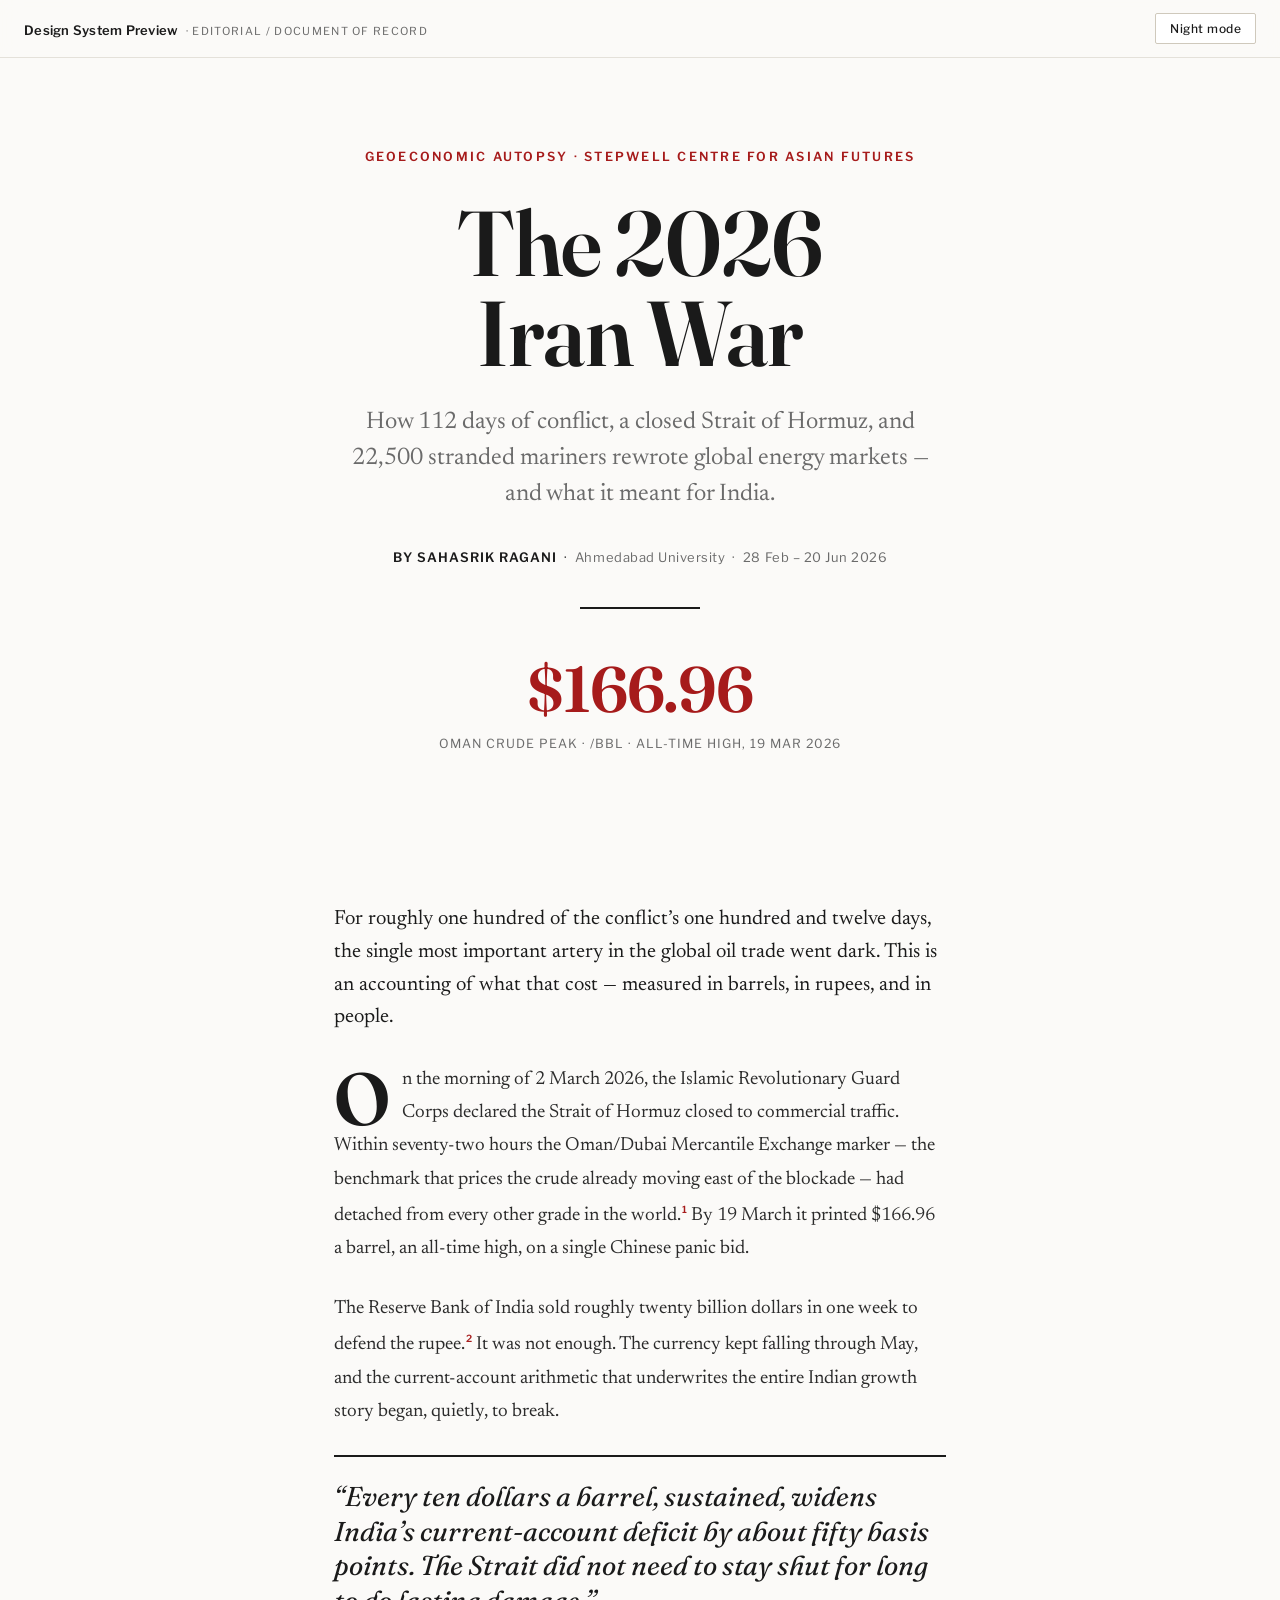
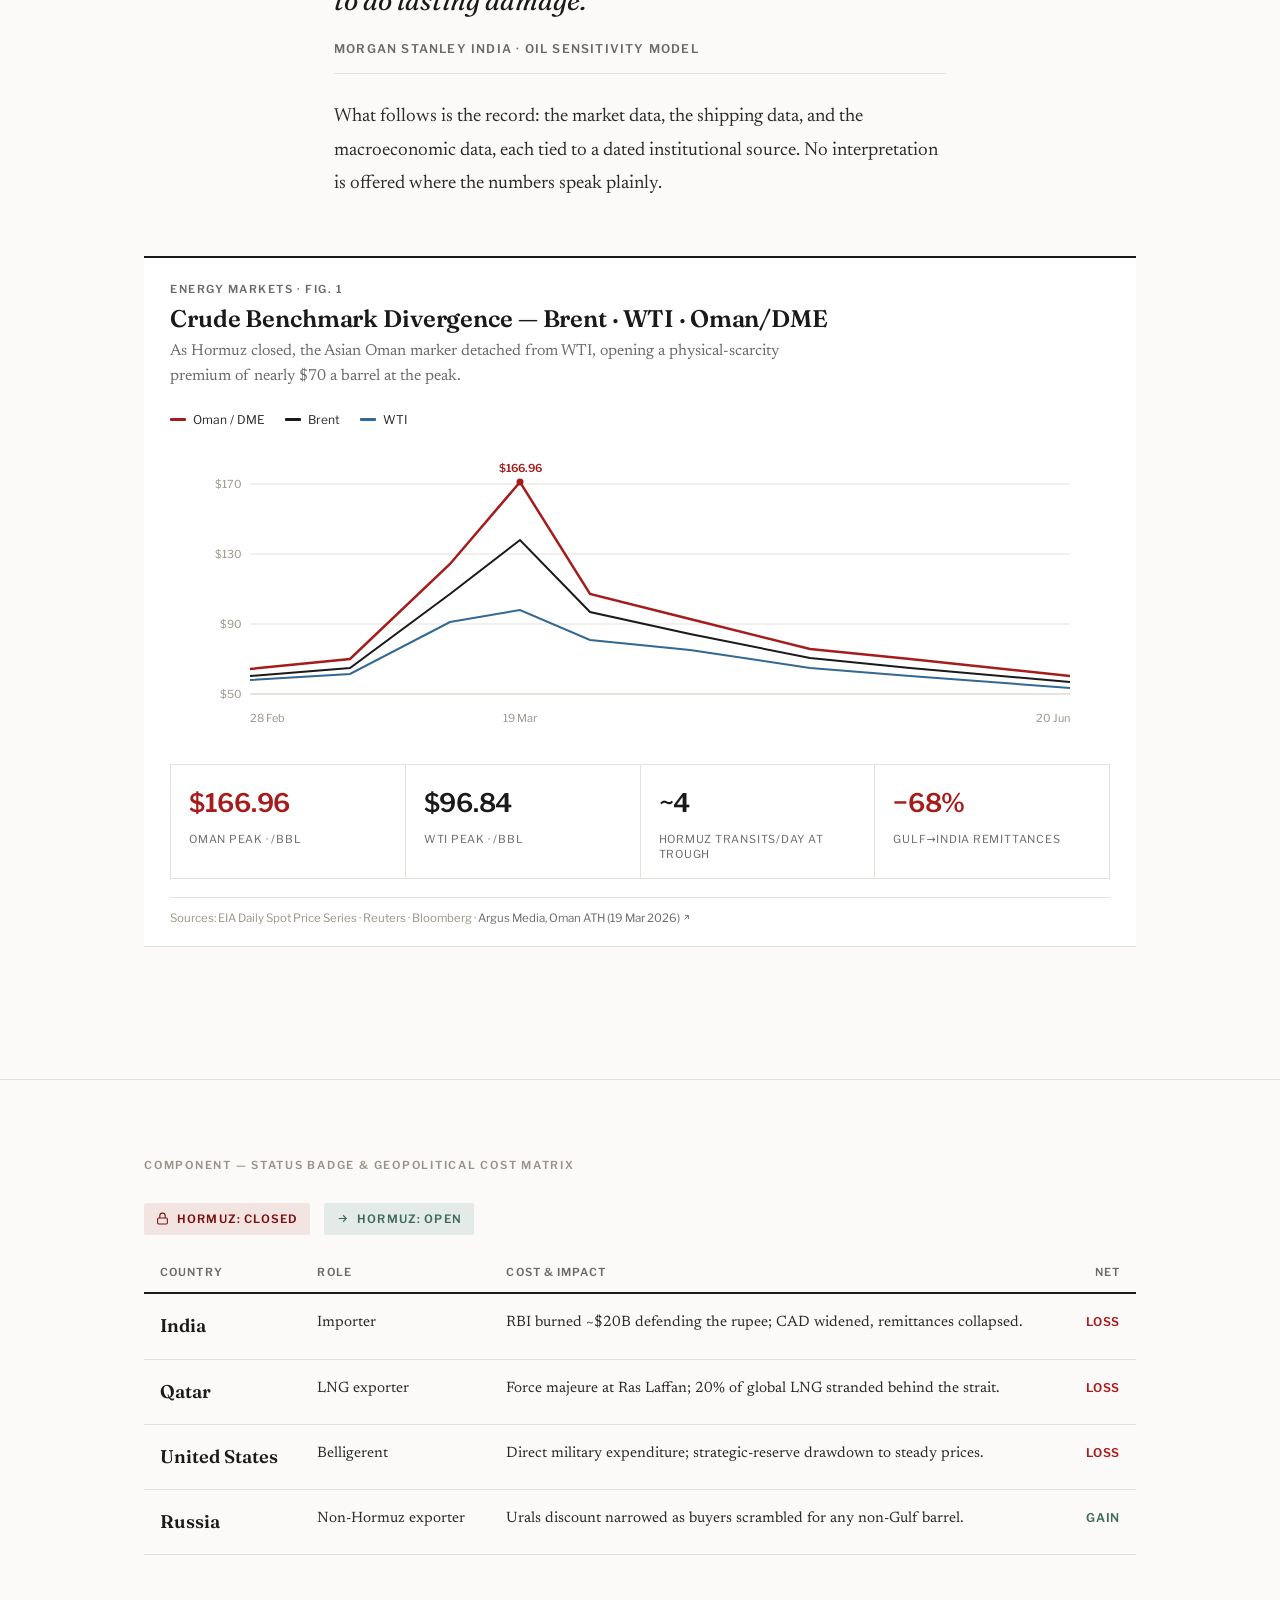
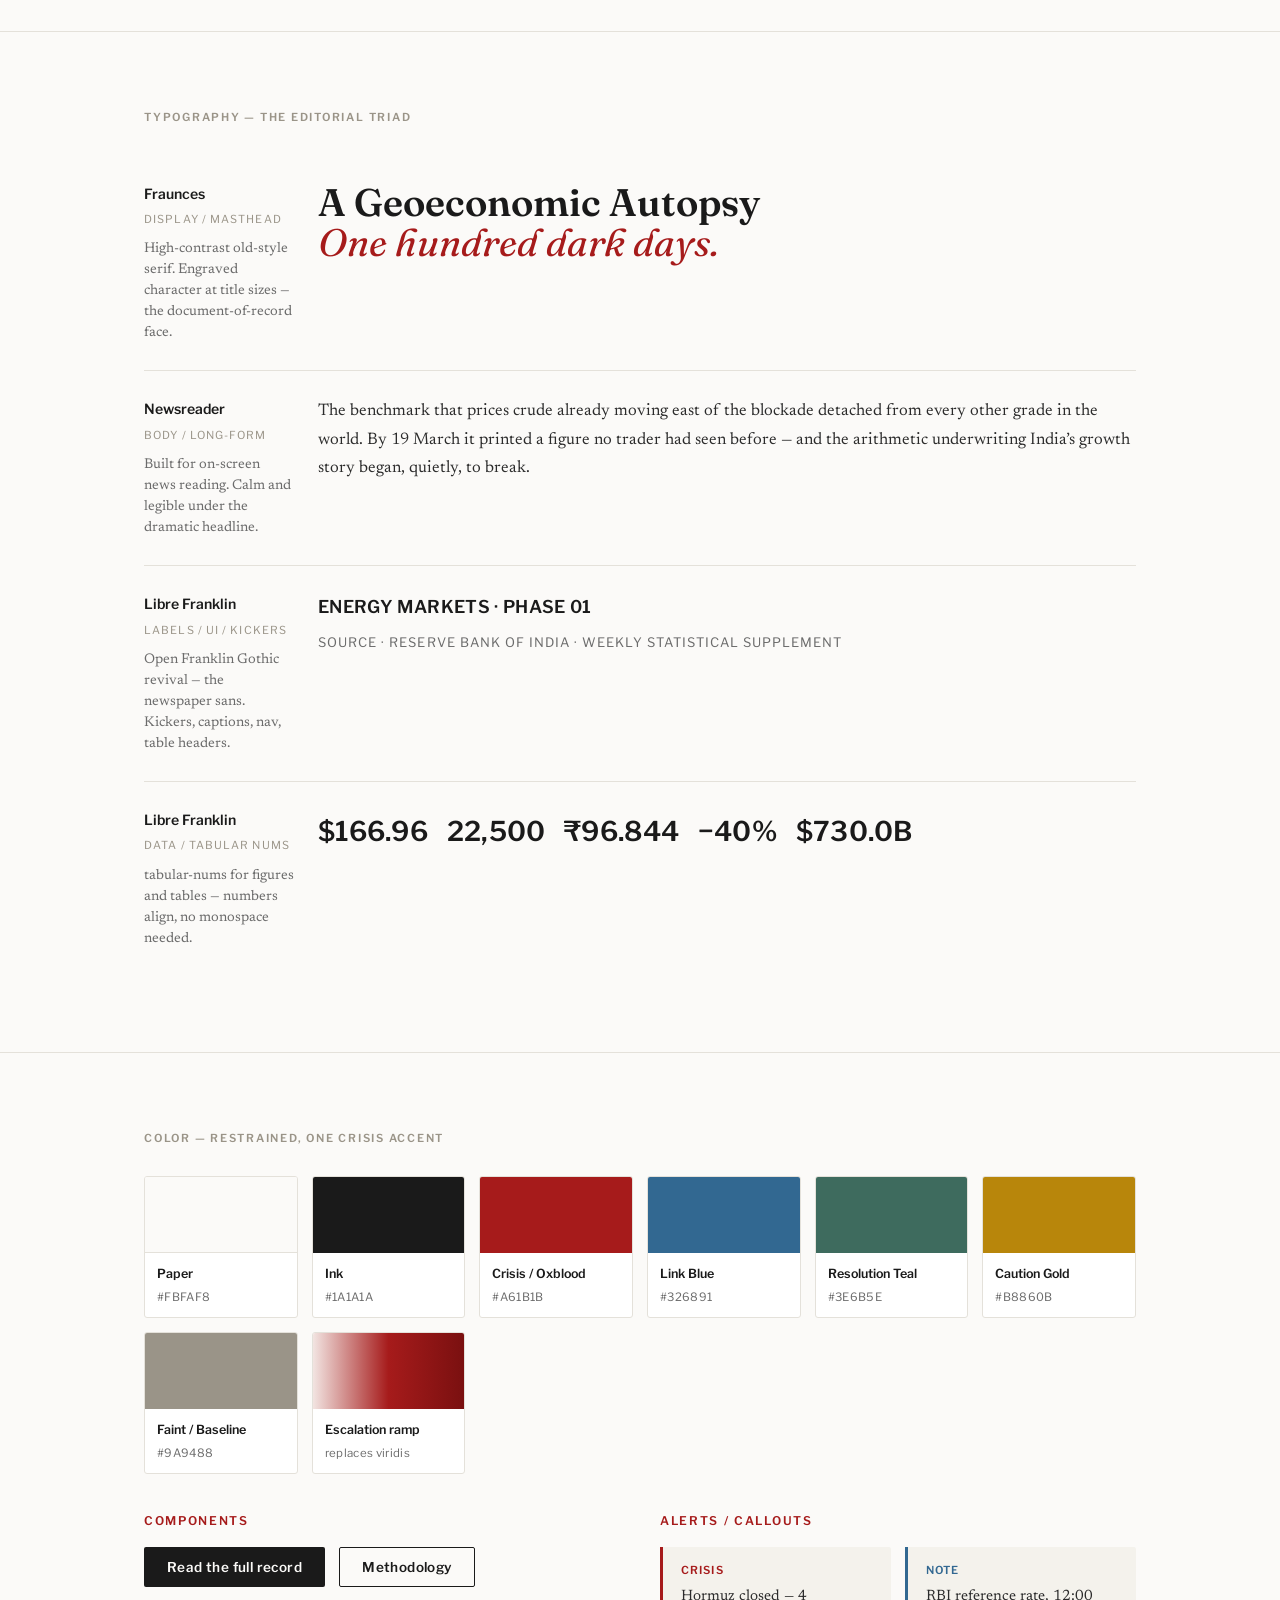
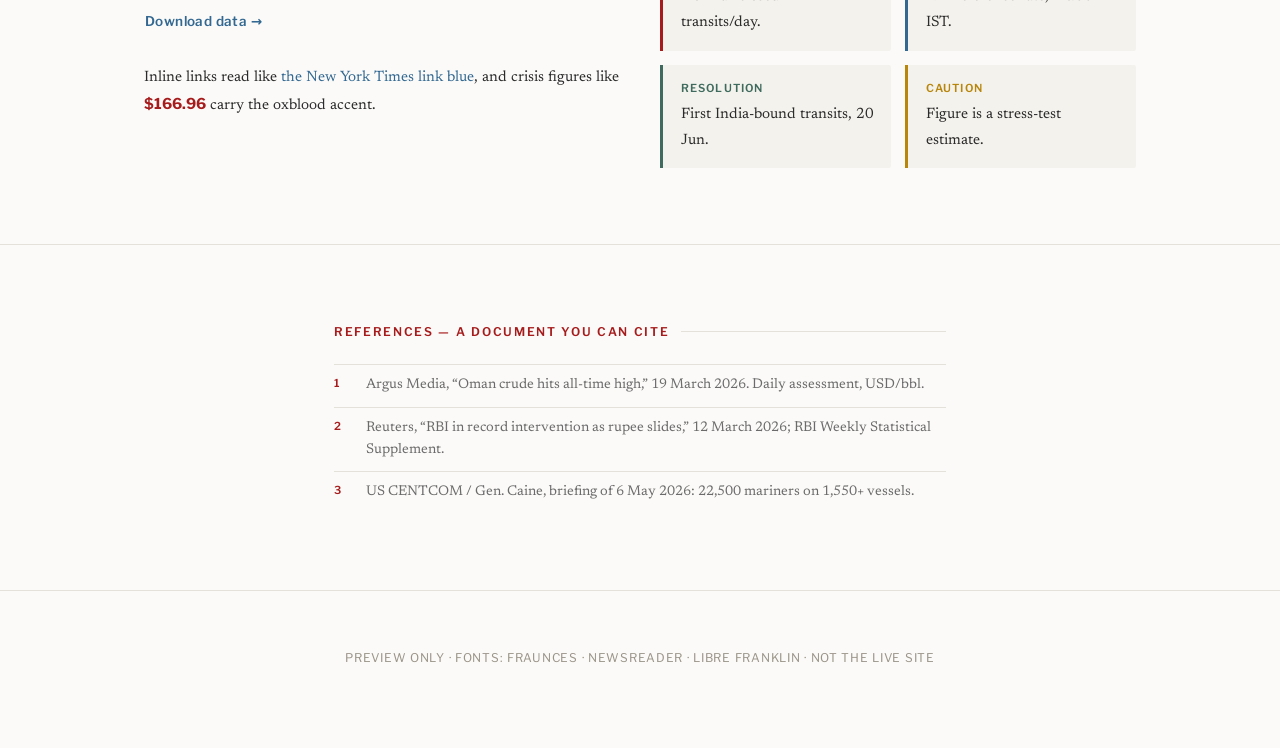
<file: design/editorial-preview.html>
<!DOCTYPE html>
<html lang="en" data-theme="light">
<head>
<meta charset="UTF-8" />
<meta name="viewport" content="width=device-width, initial-scale=1.0" />
<title>Design System Preview — The 2026 Iran War · Editorial</title>
<link rel="preconnect" href="https://fonts.googleapis.com" />
<link rel="preconnect" href="https://fonts.gstatic.com" crossorigin />
<link href="https://fonts.googleapis.com/css2?family=Fraunces:ital,opsz,wght@0,9..144,400;0,9..144,500;0,9..144,600;0,9..144,700;1,9..144,400;1,9..144,500&family=Newsreader:ital,opsz,wght@0,6..72,400;0,6..72,500;1,6..72,400&family=Libre+Franklin:wght@400;500;600;700&display=swap" rel="stylesheet" />
<style>
  :root {
    /* surfaces */
    --paper:#FBFAF8;
    --surface:#FFFFFF;
    --inset:#F4F2EC;
    --rule:#E4E1DA;
    --rule-strong:#CFC9BC;
    /* ink */
    --ink:#1A1A1A;
    --body:#2B2B2B;
    --muted:#6B6B6B;
    --faint:#9A9488;
    /* accents */
    --crisis:#A61B1B;
    --crisis-deep:#7A1010;
    --crisis-tint:#F2E4E1;
    --link:#326891;
    --teal:#3E6B5E;
    --gold:#B8860B;
    /* type */
    --display:'Fraunces', Georgia, 'Times New Roman', serif;
    --read:'Newsreader', Georgia, serif;
    --sans:'Libre Franklin', system-ui, sans-serif;
    /* measure */
    --measure:660px;
    --breakout:1040px;
  }
  [data-theme="dark"] {
    --paper:#14120E;
    --surface:#1B1813;
    --inset:#201C16;
    --rule:#332E26;
    --rule-strong:#463F33;
    --ink:#F1ECE2;
    --body:#DAD3C6;
    --muted:#9E978A;
    --faint:#6E675B;
    --crisis:#E06A5E;
    --crisis-deep:#C24A44;
    --crisis-tint:#2E1B18;
    --link:#8FB4D6;
  }

  * { box-sizing:border-box; margin:0; padding:0; }
  html { scroll-behavior:smooth; }
  body {
    background:var(--paper);
    color:var(--body);
    font-family:var(--read);
    font-size:19px;
    line-height:1.75;
    -webkit-font-smoothing:antialiased;
    transition:background .3s ease, color .3s ease;
  }
  a { color:var(--link); text-decoration:none; }
  a:hover { text-decoration:underline; text-underline-offset:3px; }

  .wrap { max-width:var(--measure); margin:0 auto; padding:0 24px; }
  .breakout { max-width:var(--breakout); margin-left:auto; margin-right:auto; padding:0 24px; }

  /* ── furniture ── */
  .kicker {
    font-family:var(--sans);
    font-size:12px;
    font-weight:600;
    letter-spacing:.14em;
    text-transform:uppercase;
    color:var(--crisis);
    display:flex; align-items:center; gap:12px;
  }
  .kicker::after { content:""; height:1px; flex:1; background:var(--rule); }
  .kicker.plain::after { display:none; }
  .rule { height:1px; background:var(--rule); border:0; }
  .rule-ink { height:2px; background:var(--ink); border:0; }

  /* ── preview scaffolding (NOT part of the design system) ── */
  .demo-nav {
    position:sticky; top:0; z-index:50;
    background:color-mix(in srgb, var(--paper) 88%, transparent);
    backdrop-filter:blur(10px);
    border-bottom:1px solid var(--rule);
    display:flex; align-items:center; justify-content:space-between;
    padding:12px 24px;
    font-family:var(--sans);
  }
  .demo-nav b { font-weight:600; font-size:13px; letter-spacing:.02em; color:var(--ink); }
  .demo-nav .tag { font-size:11px; letter-spacing:.12em; text-transform:uppercase; color:var(--muted); }
  .toggle {
    font-family:var(--sans); font-size:12px; font-weight:500;
    border:1px solid var(--rule-strong); background:var(--surface); color:var(--ink);
    padding:7px 14px; border-radius:2px; cursor:pointer; letter-spacing:.04em;
  }
  .toggle:hover { border-color:var(--ink); }
  .section-label {
    font-family:var(--sans); font-size:11px; font-weight:600; letter-spacing:.16em;
    text-transform:uppercase; color:var(--faint); margin:0 0 28px;
  }
  .band { padding:76px 0; border-top:1px solid var(--rule); }
  .band:first-of-type { border-top:0; }

  /* ── masthead / title page ── */
  #masthead { padding:88px 0 72px; }
  .masthead-kicker {
    font-family:var(--sans); font-size:12.5px; font-weight:600;
    letter-spacing:.18em; text-transform:uppercase; color:var(--crisis);
    text-align:center; margin-bottom:30px;
  }
  h1.title {
    font-family:var(--display);
    font-optical-sizing:auto;
    font-weight:600;
    font-size:clamp(3rem, 8vw, 5.75rem);
    line-height:.98;
    letter-spacing:-.015em;
    color:var(--ink);
    text-align:center;
    text-wrap:balance;
  }
  .dek {
    font-family:var(--read);
    font-size:clamp(1.2rem, 2.4vw, 1.5rem);
    line-height:1.5;
    color:var(--muted);
    text-align:center;
    max-width:640px;
    margin:26px auto 0;
    font-weight:400;
  }
  .byline {
    font-family:var(--sans); font-size:13px; letter-spacing:.04em;
    color:var(--body); text-align:center; margin-top:34px;
  }
  .byline .name { font-weight:600; color:var(--ink); text-transform:uppercase; letter-spacing:.08em; }
  .byline .date { color:var(--muted); }
  .masthead-rule { max-width:120px; margin:38px auto 0; }
  .lead-figure { text-align:center; margin-top:48px; }
  .lead-figure .n {
    font-family:var(--display); font-weight:600; font-size:clamp(2.75rem,6vw,4rem);
    color:var(--crisis); line-height:1; letter-spacing:-.02em;
    font-variant-numeric:tabular-nums;
  }
  .lead-figure .cap {
    font-family:var(--sans); font-size:12.5px; letter-spacing:.08em; text-transform:uppercase;
    color:var(--muted); margin-top:12px;
  }

  /* ── body prose ── */
  .prose p { margin:0 0 1.4em; color:var(--body); }
  .prose p.standfirst { font-size:1.28rem; line-height:1.6; color:var(--ink); }
  .prose h2 {
    font-family:var(--display); font-weight:600; color:var(--ink);
    font-size:2.1rem; line-height:1.1; letter-spacing:-.01em; margin:1.5em 0 .5em;
  }
  .dropcap::first-letter {
    font-family:var(--display); font-weight:600; color:var(--ink);
    float:left; font-size:4.6rem; line-height:.82; padding:6px 12px 0 0;
  }
  sup.fn a { font-family:var(--sans); font-size:.62em; font-weight:600; color:var(--crisis); padding-left:1px; }

  blockquote.pull {
    margin:1.4em 0; padding:8px 0;
    border-top:2px solid var(--ink); border-bottom:1px solid var(--rule);
  }
  blockquote.pull p {
    font-family:var(--display); font-style:italic; font-weight:400;
    font-size:1.7rem; line-height:1.28; color:var(--ink); margin:.5em 0;
  }
  blockquote.pull cite {
    font-family:var(--sans); font-style:normal; font-size:12px; font-weight:600;
    letter-spacing:.1em; text-transform:uppercase; color:var(--muted);
  }

  /* ── figure (breaks the column) ── */
  figure.fig {
    margin:56px auto;
    background:var(--surface);
    border-top:2px solid var(--ink);
    border-bottom:1px solid var(--rule);
    padding:22px 26px 18px;
  }
  .fig-kicker {
    font-family:var(--sans); font-size:11px; font-weight:600; letter-spacing:.14em;
    text-transform:uppercase; color:var(--muted); margin-bottom:6px;
  }
  .fig-title {
    font-family:var(--display); font-weight:600; font-size:1.5rem; line-height:1.15;
    color:var(--ink); margin-bottom:6px; letter-spacing:-.005em;
  }
  .fig-desc { font-family:var(--read); font-size:1rem; line-height:1.55; color:var(--muted); max-width:640px; margin-bottom:20px; }
  .chart-holder { position:relative; }
  .fig-source {
    font-family:var(--sans); font-size:11.5px; line-height:1.5; color:var(--faint);
    margin-top:18px; padding-top:12px; border-top:1px solid var(--rule);
  }
  .fig-source a { color:var(--muted); }
  .ext { display:inline-block; width:9px; height:9px; vertical-align:baseline; margin-left:2px; stroke:currentColor; }

  .legend { display:flex; gap:20px; flex-wrap:wrap; font-family:var(--sans); font-size:12px; color:var(--body); margin-bottom:14px; }
  .legend span { display:inline-flex; align-items:center; gap:7px; }
  .swatch-line { width:16px; height:3px; border-radius:1px; }

  /* status badge */
  .status {
    display:inline-flex; align-items:center; gap:8px;
    font-family:var(--sans); font-size:11.5px; font-weight:600; letter-spacing:.1em; text-transform:uppercase;
    padding:6px 12px; border-radius:2px;
  }
  .status.closed { background:var(--crisis-tint); color:var(--crisis-deep); }
  .status.open { background:color-mix(in srgb, var(--teal) 14%, var(--surface)); color:var(--teal); }
  .status svg { width:13px; height:13px; stroke:currentColor; }

  /* data callout row */
  .figrow { display:grid; grid-template-columns:repeat(4,1fr); gap:1px; background:var(--rule); border:1px solid var(--rule); margin:8px 0 0; }
  .figrow .cell { background:var(--surface); padding:16px 18px; }
  .figrow .n { font-family:var(--sans); font-weight:600; font-size:1.6rem; color:var(--ink); font-variant-numeric:tabular-nums; letter-spacing:-.01em; }
  .figrow .n.crisis { color:var(--crisis); }
  .figrow .l { font-family:var(--sans); font-size:11px; letter-spacing:.07em; text-transform:uppercase; color:var(--muted); margin-top:6px; line-height:1.4; }

  /* ── specimen ── */
  .spec { display:grid; gap:0; }
  .spec-row { padding:26px 0; border-top:1px solid var(--rule); display:grid; grid-template-columns:150px 1fr; gap:24px; }
  .spec-row:first-child { border-top:0; }
  .spec-meta .fname { font-family:var(--sans); font-weight:600; font-size:14px; color:var(--ink); }
  .spec-meta .frole { font-family:var(--sans); font-size:11px; letter-spacing:.1em; text-transform:uppercase; color:var(--faint); margin-top:4px; }
  .spec-meta .fnote { font-family:var(--read); font-size:14px; color:var(--muted); margin-top:10px; line-height:1.5; }
  .spec-display { font-family:var(--display); font-weight:600; font-size:2.4rem; color:var(--ink); line-height:1.05; }
  .spec-read { font-family:var(--read); font-size:1.05rem; color:var(--body); line-height:1.7; }
  .spec-sans { font-family:var(--sans); }
  .spec-sans .big { font-size:1.1rem; font-weight:600; color:var(--ink); letter-spacing:.02em; }
  .spec-nums { font-family:var(--sans); font-variant-numeric:tabular-nums; font-weight:600; font-size:1.7rem; color:var(--ink); letter-spacing:.01em; }

  /* ── palette ── */
  .swatches { display:grid; grid-template-columns:repeat(auto-fill,minmax(150px,1fr)); gap:14px; }
  .sw { border:1px solid var(--rule); border-radius:3px; overflow:hidden; background:var(--surface); }
  .sw .chip { height:76px; }
  .sw .meta { padding:10px 12px; font-family:var(--sans); }
  .sw .meta .nm { font-size:12.5px; font-weight:600; color:var(--ink); }
  .sw .meta .hx { font-size:11.5px; color:var(--muted); letter-spacing:.03em; margin-top:2px; }

  .components { display:flex; flex-wrap:wrap; gap:14px; align-items:center; margin-top:8px; }
  .btn { font-family:var(--sans); font-size:13.5px; font-weight:600; letter-spacing:.03em; padding:11px 22px; border-radius:2px; cursor:pointer; border:1px solid transparent; }
  .btn.primary { background:var(--ink); color:var(--paper); }
  .btn.primary:hover { background:var(--crisis); }
  .btn.secondary { background:transparent; color:var(--ink); border-color:var(--ink); }
  .btn.ghost { background:transparent; color:var(--link); border-color:transparent; padding-left:0; }
  .btn.ghost:hover { text-decoration:underline; text-underline-offset:3px; }

  .alert { font-family:var(--read); font-size:15px; padding:14px 16px 14px 18px; border-left:3px solid; border-radius:0 2px 2px 0; background:var(--inset); }
  .alert .h { font-family:var(--sans); font-weight:600; font-size:11px; letter-spacing:.1em; text-transform:uppercase; display:block; margin-bottom:4px; }
  .alert.err { border-color:var(--crisis); } .alert.err .h { color:var(--crisis); }
  .alert.info { border-color:var(--link); } .alert.info .h { color:var(--link); }
  .alert.ok { border-color:var(--teal); } .alert.ok .h { color:var(--teal); }
  .alert.warn { border-color:var(--gold); } .alert.warn .h { color:var(--gold); }
  .alert-grid { display:grid; grid-template-columns:1fr 1fr; gap:14px; }

  /* ── geo table ── */
  table.geo { width:100%; border-collapse:collapse; font-family:var(--read); }
  table.geo th {
    font-family:var(--sans); font-size:11px; font-weight:600; letter-spacing:.1em; text-transform:uppercase;
    color:var(--muted); text-align:left; padding:0 16px 10px; border-bottom:2px solid var(--ink);
  }
  table.geo td { padding:16px 16px; border-bottom:1px solid var(--rule); vertical-align:top; font-size:15px; color:var(--body); }
  table.geo td .cty { font-family:var(--display); font-weight:600; font-size:1.15rem; color:var(--ink); }
  table.geo .net { font-family:var(--sans); font-weight:600; font-size:12px; letter-spacing:.06em; text-transform:uppercase; }
  table.geo .net.neg { color:var(--crisis); }
  table.geo .net.pos { color:var(--teal); }

  /* ── references ── */
  .refs { counter-reset:ref; }
  .refs li { font-family:var(--read); font-size:14px; line-height:1.55; color:var(--muted); list-style:none; padding:10px 0; border-top:1px solid var(--rule); display:flex; gap:12px; }
  .refs li::before { counter-increment:ref; content:counter(ref); font-family:var(--sans); font-weight:600; font-size:11px; color:var(--crisis); min-width:20px; }

  footer.demo { padding:56px 24px 80px; border-top:1px solid var(--rule); text-align:center; }
  footer.demo p { font-family:var(--sans); font-size:12px; letter-spacing:.06em; color:var(--faint); }

  @media (max-width:640px) {
    body { font-size:18px; }
    .spec-row { grid-template-columns:1fr; gap:12px; }
    .figrow { grid-template-columns:1fr 1fr; }
    .alert-grid { grid-template-columns:1fr; }
  }
</style>
</head>
<body>

<div class="demo-nav">
  <div><b>Design System Preview</b> <span class="tag">&nbsp;· Editorial / Document of Record</span></div>
  <button class="toggle" id="themeToggle">Night mode</button>
</div>

<!-- ══ MASTHEAD ══ -->
<header id="masthead">
  <div class="wrap">
    <div class="masthead-kicker">Geoeconomic Autopsy · Stepwell Centre for Asian Futures</div>
    <h1 class="title">The 2026 Iran War</h1>
    <p class="dek">How 112 days of conflict, a closed Strait of Hormuz, and 22,500 stranded mariners rewrote global energy markets — and what it meant for India.</p>
    <p class="byline"><span class="name">By Sahasrik Ragani</span> &nbsp;·&nbsp; <span class="date">Ahmedabad University &nbsp;·&nbsp; 28 Feb – 20 Jun 2026</span></p>
    <hr class="rule-ink masthead-rule" />
    <div class="lead-figure">
      <div class="n">$166.96</div>
      <div class="cap">Oman crude peak · /bbl · all-time high, 19 Mar 2026</div>
    </div>
  </div>
</header>

<!-- ══ BODY PROSE ══ -->
<section class="band">
  <div class="wrap prose">
    <p class="standfirst">For roughly one hundred of the conflict’s one hundred and twelve days, the single most important artery in the global oil trade went dark. This is an accounting of what that cost — measured in barrels, in rupees, and in people.</p>
    <p class="dropcap">On the morning of 2 March 2026, the Islamic Revolutionary Guard Corps declared the Strait of Hormuz closed to commercial traffic. Within seventy-two hours the Oman/Dubai Mercantile Exchange marker — the benchmark that prices the crude already moving east of the blockade — had detached from every other grade in the world.<sup class="fn"><a href="#ref">1</a></sup> By 19 March it printed $166.96 a barrel, an all-time high, on a single Chinese panic bid.</p>
    <p>The Reserve Bank of India sold roughly twenty billion dollars in one week to defend the rupee.<sup class="fn"><a href="#ref">2</a></sup> It was not enough. The currency kept falling through May, and the current-account arithmetic that underwrites the entire Indian growth story began, quietly, to break.</p>

    <blockquote class="pull">
      <p>“Every ten dollars a barrel, sustained, widens India’s current-account deficit by about fifty basis points. The Strait did not need to stay shut for long to do lasting damage.”</p>
      <cite>Morgan Stanley India · Oil Sensitivity Model</cite>
    </blockquote>

    <p>What follows is the record: the market data, the shipping data, and the macroeconomic data, each tied to a dated institutional source. No interpretation is offered where the numbers speak plainly.</p>
  </div>

  <!-- FIGURE breaking the column -->
  <div class="breakout">
    <figure class="fig">
      <div class="fig-kicker">Energy Markets · Fig. 1</div>
      <div class="fig-title">Crude Benchmark Divergence — Brent · WTI · Oman/DME</div>
      <div class="fig-desc">As Hormuz closed, the Asian Oman marker detached from WTI, opening a physical-scarcity premium of nearly $70 a barrel at the peak.</div>
      <div class="legend">
        <span><span class="swatch-line" style="background:var(--crisis)"></span>Oman / DME</span>
        <span><span class="swatch-line" style="background:var(--ink)"></span>Brent</span>
        <span><span class="swatch-line" style="background:var(--link)"></span>WTI</span>
      </div>
      <div class="chart-holder">
        <svg viewBox="0 0 900 300" width="100%" height="300" role="img" aria-label="Line chart of crude benchmarks">
          <!-- gridlines -->
          <line x1="60" y1="40" x2="880" y2="40" stroke="var(--rule)" stroke-width="1"/>
          <line x1="60" y1="110" x2="880" y2="110" stroke="var(--rule)" stroke-width="1"/>
          <line x1="60" y1="180" x2="880" y2="180" stroke="var(--rule)" stroke-width="1"/>
          <line x1="60" y1="250" x2="880" y2="250" stroke="var(--rule-strong)" stroke-width="1"/>
          <!-- y labels -->
          <text x="52" y="44" text-anchor="end" font-family="Libre Franklin" font-size="11" fill="var(--faint)">$170</text>
          <text x="52" y="114" text-anchor="end" font-family="Libre Franklin" font-size="11" fill="var(--faint)">$130</text>
          <text x="52" y="184" text-anchor="end" font-family="Libre Franklin" font-size="11" fill="var(--faint)">$90</text>
          <text x="52" y="254" text-anchor="end" font-family="Libre Franklin" font-size="11" fill="var(--faint)">$50</text>
          <!-- Oman (crisis) -->
          <polyline fill="none" stroke="var(--crisis)" stroke-width="2.5" points="60,225 160,215 260,120 330,38 400,150 500,175 620,205 720,215 880,232"/>
          <circle cx="330" cy="38" r="3.5" fill="var(--crisis)"/>
          <text x="330" y="28" text-anchor="middle" font-family="Libre Franklin" font-size="11" font-weight="600" fill="var(--crisis)">$166.96</text>
          <!-- Brent -->
          <polyline fill="none" stroke="var(--ink)" stroke-width="2" points="60,232 160,224 260,150 330,96 400,168 500,190 620,214 720,224 880,238"/>
          <!-- WTI -->
          <polyline fill="none" stroke="var(--link)" stroke-width="2" points="60,236 160,230 260,178 330,166 400,196 500,206 620,224 720,232 880,244"/>
          <!-- x labels -->
          <text x="60" y="278" font-family="Libre Franklin" font-size="11" fill="var(--faint)">28 Feb</text>
          <text x="330" y="278" text-anchor="middle" font-family="Libre Franklin" font-size="11" fill="var(--faint)">19 Mar</text>
          <text x="880" y="278" text-anchor="end" font-family="Libre Franklin" font-size="11" fill="var(--faint)">20 Jun</text>
        </svg>
      </div>
      <div class="figrow">
        <div class="cell"><div class="n crisis">$166.96</div><div class="l">Oman peak · /bbl</div></div>
        <div class="cell"><div class="n">$96.84</div><div class="l">WTI peak · /bbl</div></div>
        <div class="cell"><div class="n">~4</div><div class="l">Hormuz transits/day at trough</div></div>
        <div class="cell"><div class="n crisis">−68%</div><div class="l">Gulf→India remittances</div></div>
      </div>
      <div class="fig-source">
        Sources: EIA Daily Spot Price Series · Reuters · Bloomberg ·
        <a href="#">Argus Media, Oman ATH (19 Mar 2026)<svg class="ext" viewBox="0 0 24 24" fill="none" stroke-width="2.5"><path d="M7 17L17 7M17 7H8M17 7v9"/></svg></a>
      </div>
    </figure>
  </div>
</section>

<!-- ══ STATUS + TABLE ══ -->
<section class="band">
  <div class="breakout">
    <p class="section-label">Component — status badge &amp; geopolitical cost matrix</p>
    <div style="display:flex; gap:14px; margin-bottom:28px; flex-wrap:wrap;">
      <span class="status closed">
        <svg viewBox="0 0 24 24" fill="none" stroke-width="2"><rect x="3" y="11" width="18" height="11" rx="2"/><path d="M7 11V7a5 5 0 0 1 10 0v4"/></svg>
        Hormuz: Closed
      </span>
      <span class="status open">
        <svg viewBox="0 0 24 24" fill="none" stroke-width="2"><path d="M5 12h14M13 6l6 6-6 6"/></svg>
        Hormuz: Open
      </span>
    </div>
    <table class="geo">
      <thead><tr><th>Country</th><th>Role</th><th>Cost &amp; impact</th><th style="text-align:right">Net</th></tr></thead>
      <tbody>
        <tr><td><span class="cty">India</span></td><td>Importer</td><td>RBI burned ~$20B defending the rupee; CAD widened, remittances collapsed.</td><td style="text-align:right"><span class="net neg">Loss</span></td></tr>
        <tr><td><span class="cty">Qatar</span></td><td>LNG exporter</td><td>Force majeure at Ras Laffan; 20% of global LNG stranded behind the strait.</td><td style="text-align:right"><span class="net neg">Loss</span></td></tr>
        <tr><td><span class="cty">United States</span></td><td>Belligerent</td><td>Direct military expenditure; strategic-reserve drawdown to steady prices.</td><td style="text-align:right"><span class="net neg">Loss</span></td></tr>
        <tr><td><span class="cty">Russia</span></td><td>Non-Hormuz exporter</td><td>Urals discount narrowed as buyers scrambled for any non-Gulf barrel.</td><td style="text-align:right"><span class="net pos">Gain</span></td></tr>
      </tbody>
    </table>
  </div>
</section>

<!-- ══ TYPE SPECIMEN ══ -->
<section class="band">
  <div class="breakout">
    <p class="section-label">Typography — the editorial triad</p>
    <div class="spec">
      <div class="spec-row">
        <div class="spec-meta">
          <div class="fname">Fraunces</div>
          <div class="frole">Display / Masthead</div>
          <div class="fnote">High-contrast old-style serif. Engraved character at title sizes — the document-of-record face.</div>
        </div>
        <div class="spec-display">A Geoeconomic Autopsy<br><span style="font-style:italic; font-weight:400; color:var(--crisis)">One hundred dark days.</span></div>
      </div>
      <div class="spec-row">
        <div class="spec-meta">
          <div class="fname">Newsreader</div>
          <div class="frole">Body / Long-form</div>
          <div class="fnote">Built for on-screen news reading. Calm and legible under the dramatic headline.</div>
        </div>
        <div class="spec-read">The benchmark that prices crude already moving east of the blockade detached from every other grade in the world. By 19 March it printed a figure no trader had seen before — and the arithmetic underwriting India’s growth story began, quietly, to break.</div>
      </div>
      <div class="spec-row">
        <div class="spec-meta">
          <div class="fname">Libre Franklin</div>
          <div class="frole">Labels / UI / Kickers</div>
          <div class="fnote">Open Franklin Gothic revival — the newspaper sans. Kickers, captions, nav, table headers.</div>
        </div>
        <div class="spec-sans">
          <div class="big">ENERGY MARKETS · PHASE 01</div>
          <div style="font-size:13px; letter-spacing:.08em; text-transform:uppercase; color:var(--muted); margin-top:8px;">Source · Reserve Bank of India · Weekly Statistical Supplement</div>
        </div>
      </div>
      <div class="spec-row">
        <div class="spec-meta">
          <div class="fname">Libre Franklin</div>
          <div class="frole">Data / Tabular nums</div>
          <div class="fnote">tabular-nums for figures and tables — numbers align, no monospace needed.</div>
        </div>
        <div class="spec-nums">$166.96 &nbsp; 22,500 &nbsp; ₹96.844 &nbsp; −40% &nbsp; $730.0B</div>
      </div>
    </div>
  </div>
</section>

<!-- ══ PALETTE ══ -->
<section class="band">
  <div class="breakout">
    <p class="section-label">Color — restrained, one crisis accent</p>
    <div class="swatches" style="margin-bottom:36px;">
      <div class="sw"><div class="chip" style="background:#FBFAF8; border-bottom:1px solid var(--rule)"></div><div class="meta"><div class="nm">Paper</div><div class="hx">#FBFAF8</div></div></div>
      <div class="sw"><div class="chip" style="background:#1A1A1A"></div><div class="meta"><div class="nm">Ink</div><div class="hx">#1A1A1A</div></div></div>
      <div class="sw"><div class="chip" style="background:#A61B1B"></div><div class="meta"><div class="nm">Crisis / Oxblood</div><div class="hx">#A61B1B</div></div></div>
      <div class="sw"><div class="chip" style="background:#326891"></div><div class="meta"><div class="nm">Link Blue</div><div class="hx">#326891</div></div></div>
      <div class="sw"><div class="chip" style="background:#3E6B5E"></div><div class="meta"><div class="nm">Resolution Teal</div><div class="hx">#3E6B5E</div></div></div>
      <div class="sw"><div class="chip" style="background:#B8860B"></div><div class="meta"><div class="nm">Caution Gold</div><div class="hx">#B8860B</div></div></div>
      <div class="sw"><div class="chip" style="background:#9A9488"></div><div class="meta"><div class="nm">Faint / Baseline</div><div class="hx">#9A9488</div></div></div>
      <div class="sw"><div class="chip" style="background:linear-gradient(90deg,#F2E4E1,#A61B1B,#7A1010)"></div><div class="meta"><div class="nm">Escalation ramp</div><div class="hx">replaces viridis</div></div></div>
    </div>

    <div style="display:grid; grid-template-columns:1fr 1fr; gap:40px;">
      <div>
        <p class="kicker plain" style="margin-bottom:16px;">Components</p>
        <div class="components">
          <button class="btn primary">Read the full record</button>
          <button class="btn secondary">Methodology</button>
          <button class="btn ghost">Download data →</button>
        </div>
        <div style="margin-top:24px; font-family:var(--read); font-size:15px;">
          Inline links read like <a href="#">the New York Times link blue</a>, and crisis figures like
          <strong style="color:var(--crisis); font-family:var(--sans); font-variant-numeric:tabular-nums;">$166.96</strong> carry the oxblood accent.
        </div>
      </div>
      <div>
        <p class="kicker plain" style="margin-bottom:16px;">Alerts / callouts</p>
        <div class="alert-grid">
          <div class="alert err"><span class="h">Crisis</span>Hormuz closed — 4 transits/day.</div>
          <div class="alert info"><span class="h">Note</span>RBI reference rate, 12:00 IST.</div>
          <div class="alert ok"><span class="h">Resolution</span>First India-bound transits, 20 Jun.</div>
          <div class="alert warn"><span class="h">Caution</span>Figure is a stress-test estimate.</div>
        </div>
      </div>
    </div>
  </div>
</section>

<!-- ══ REFERENCES ══ -->
<section class="band" id="ref">
  <div class="wrap">
    <p class="kicker" style="margin-bottom:22px;">References — a document you can cite</p>
    <ol class="refs">
      <li>Argus Media, “Oman crude hits all-time high,” 19 March 2026. Daily assessment, USD/bbl.</li>
      <li>Reuters, “RBI in record intervention as rupee slides,” 12 March 2026; RBI Weekly Statistical Supplement.</li>
      <li>US CENTCOM / Gen. Caine, briefing of 6 May 2026: 22,500 mariners on 1,550+ vessels.</li>
    </ol>
  </div>
</section>

<footer class="demo">
  <p>PREVIEW ONLY · FONTS: FRAUNCES · NEWSREADER · LIBRE FRANKLIN · NOT THE LIVE SITE</p>
</footer>

<script>
  const btn = document.getElementById('themeToggle');
  const root = document.documentElement;
  btn.addEventListener('click', () => {
    const dark = root.getAttribute('data-theme') === 'dark';
    root.setAttribute('data-theme', dark ? 'light' : 'dark');
    btn.textContent = dark ? 'Night mode' : 'Day mode';
  });
</script>
</body>
</html>
</file>
